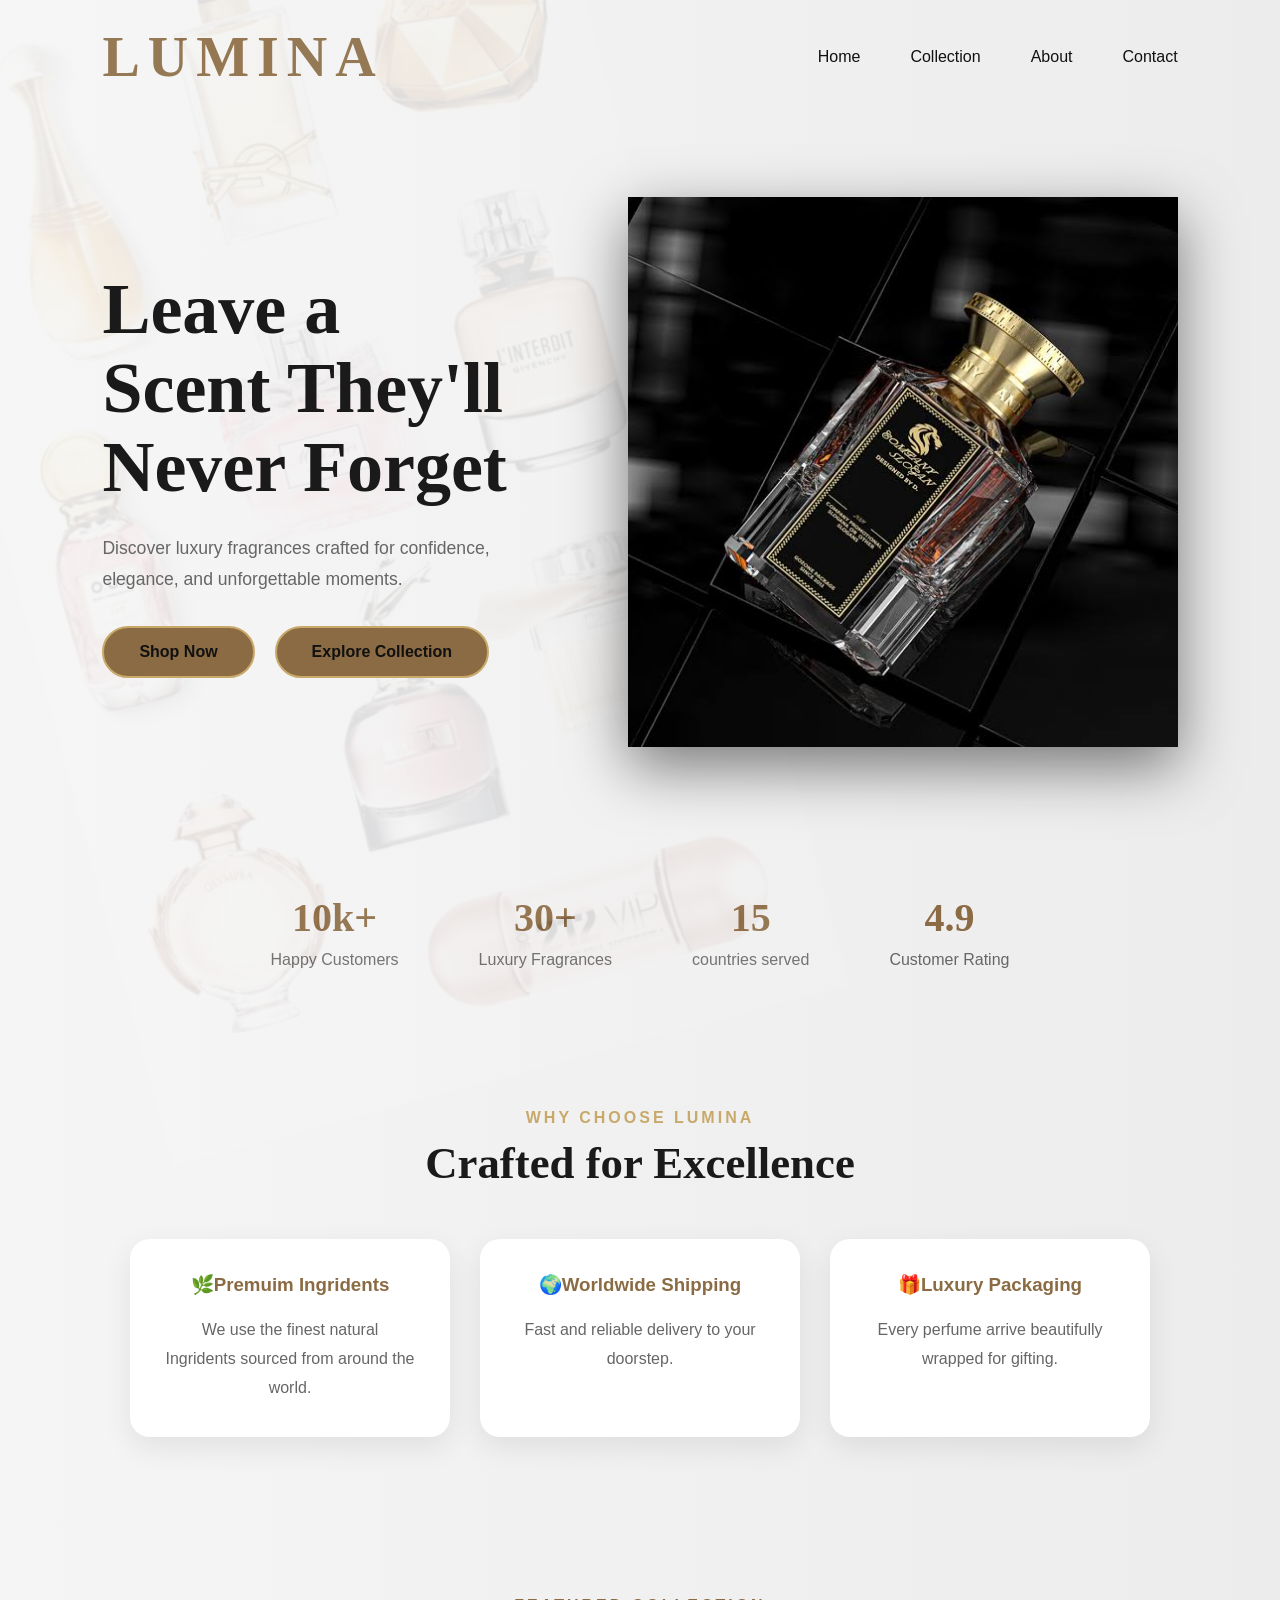
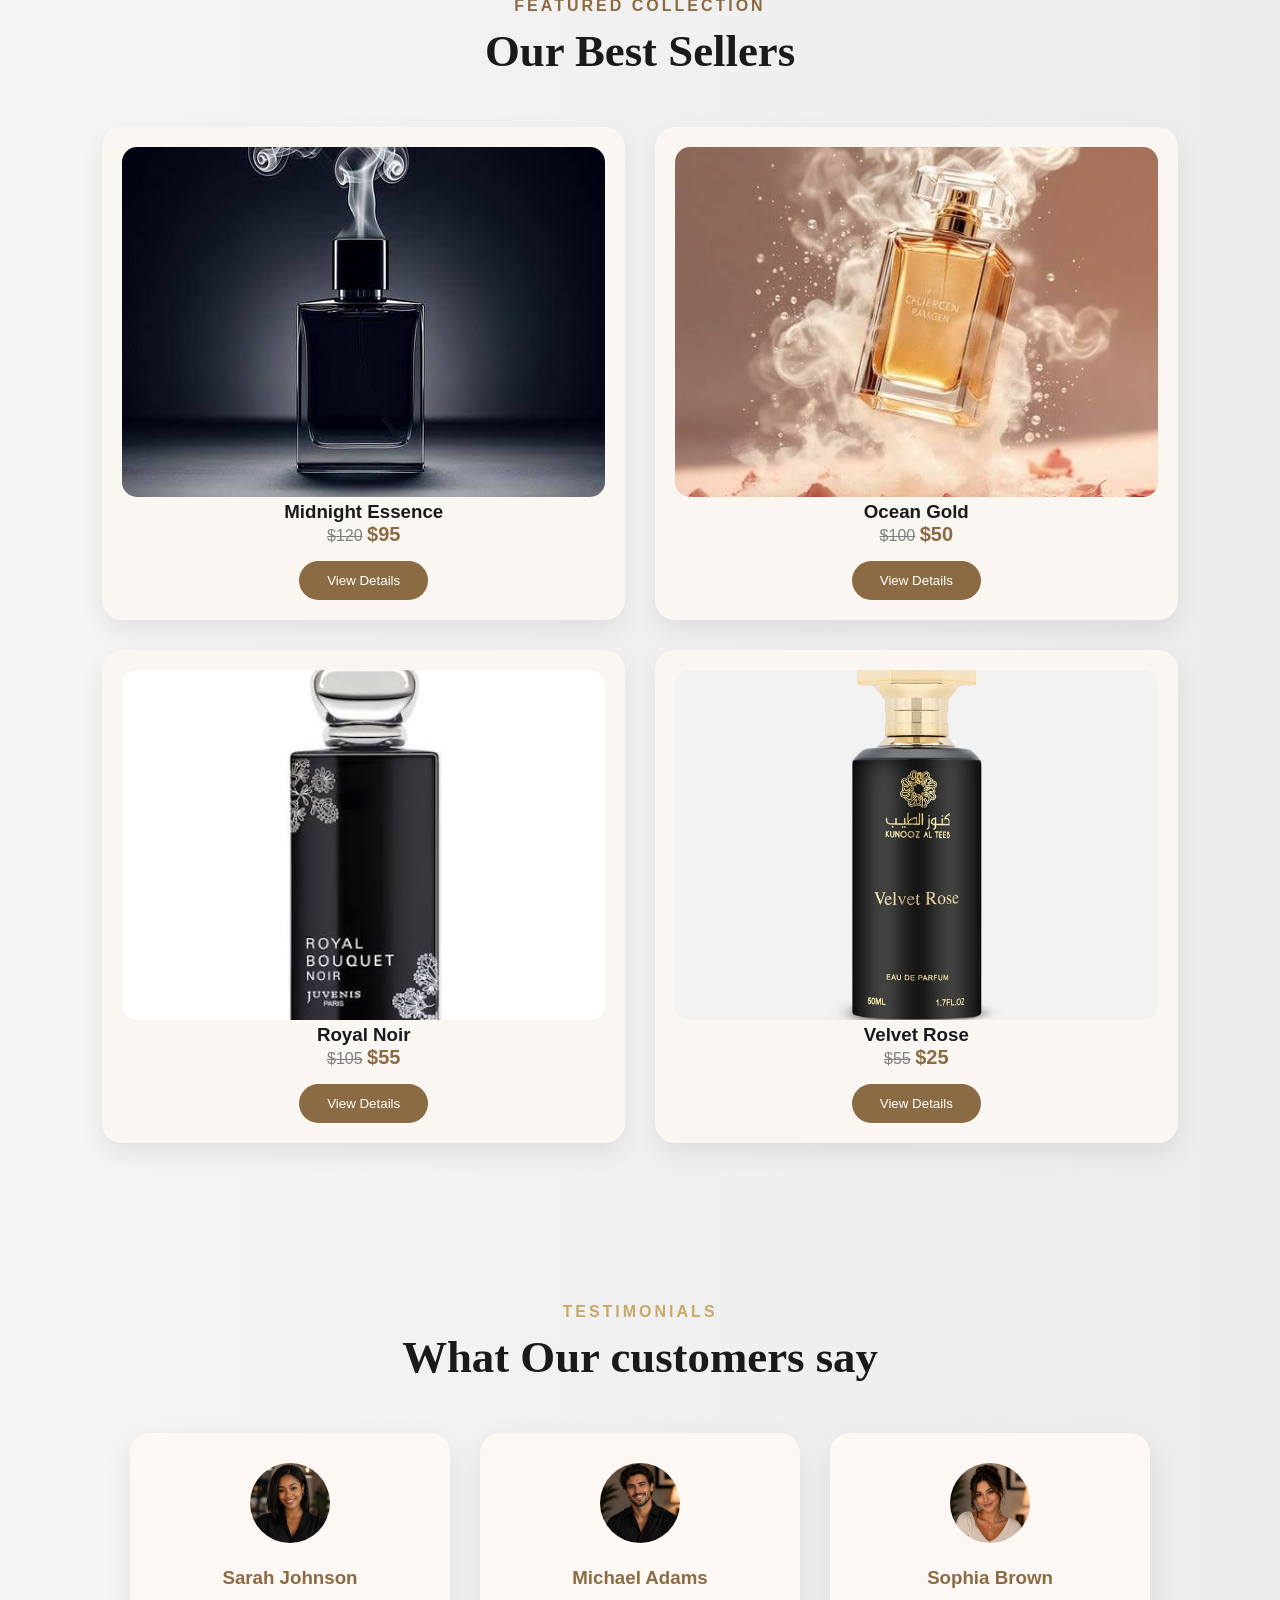
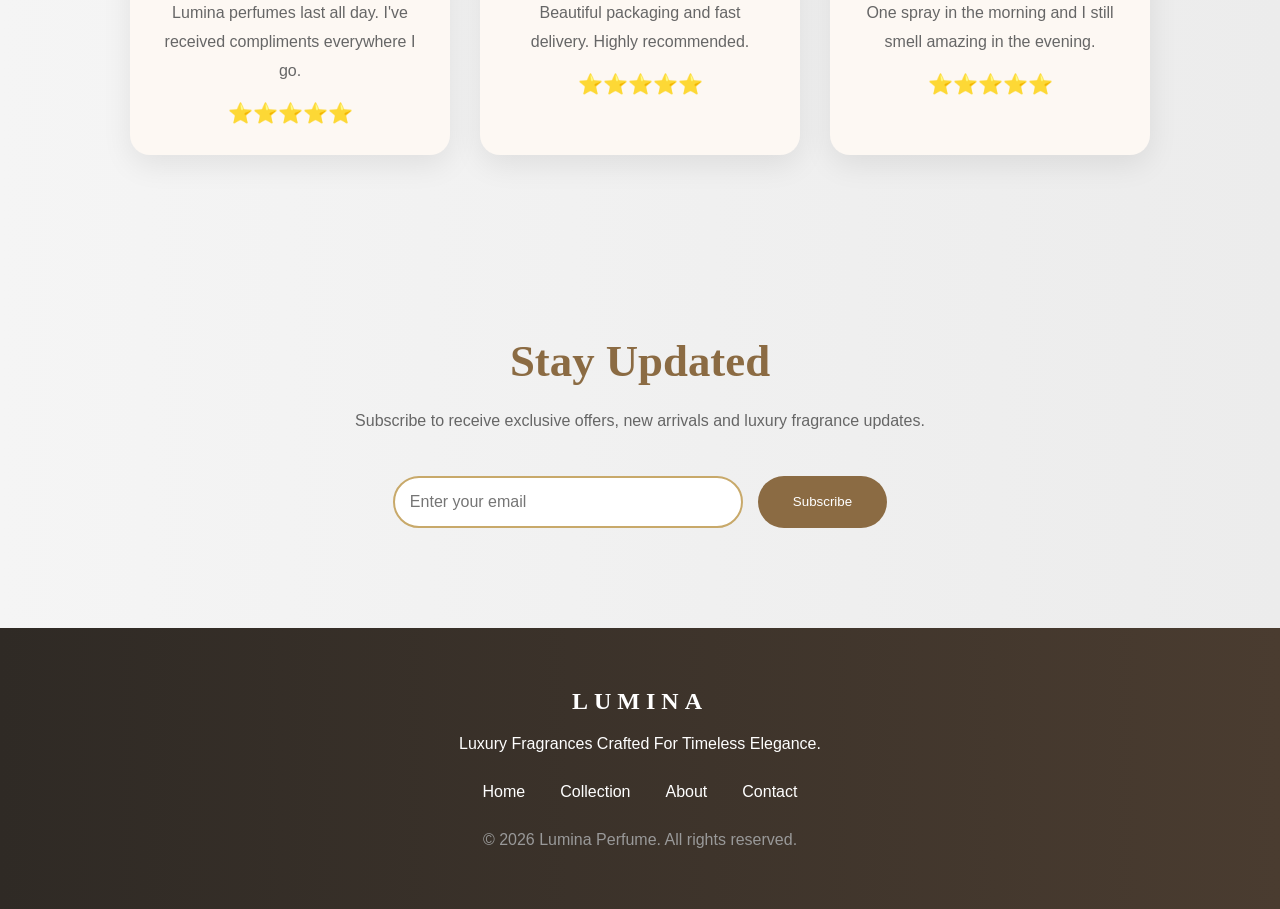
<file: index.html>
<!DOCTYPE html>
<html lang="en">
<head>
  <meta charset="UTF-8">
  <meta name="viewport" content="width=device-width, initial-scale=1.0">
  <title>LUMINA PERFUME</title>

  <link rel="stylesheet" href="style.css">
</head>
<body>
  <header>
    <nav>
      <h2>LUMINA</h2>

      <ul>
        <li><a href="#">Home</a></li>
        <li><a href="#">Collection</a></li>
        <li><a href="#">About</a></li>
        <li><a href="#">Contact</a></li>
      </ul>
    </nav>
  </header>

  <section class="hero">
       <img src="images/w.jpg" alt="" class="bg-perfume">

       <div class="hero-text">
           <h1>Leave a <br> 
            Scent They'll <br>
            Never Forget
          </h1>

           <p>
            Discover luxury fragrances crafted for 
            confidence,
              elegance, and unforgettable moments.
           </p>
           <div class="buttons">
           <button>Shop Now</button>
           <button class="explore-btn">Explore Collection</button>
           </div>
       </div>
       <div class="hero-image">
          <img src="images/WhatsApp Image 2026-07-01 at 03.10.11.jpeg" alt="Perfume Bottle">
       </div>
  </section>
  <section class="stats">
    <div class="stat-box">
      <h2>10k+</h2>
      <p>Happy Customers</p>
    </div>

    <div class="stat-box">
      <h2>30+</h2>
      <p>Luxury Fragrances</p>
    </div>

    <div class="stat-box">
      <h2>15</h2>
      <p>countries served</p>
    </div>
    <div class="stat-box">
      <h2>4.9</h2>
      <p>Customer Rating</p>
    </div>
  </section>
  <section class="features">
    <h4>WHY CHOOSE LUMINA</h4>
    <h2>Crafted for Excellence</h2>
    <div class="feature-container">
      <div class="feature-card">
        <h3>🌿Premuim Ingridents</h3>
        <p>We use the finest natural
          Ingridents
             sourced from around the world.
        </p>
      </div>
      <div class="feature-card">
        <h3>🌍Worldwide Shipping</h3>
        <p>
          Fast and reliable delivery
          to your doorstep.
        </p>
      </div>
      <div  class="feature-card">
        <h3>🎁Luxury Packaging</h3>
        <p>
          Every perfume arrive beautifully
          wrapped for gifting.
        </p>
        </div>
  </section>
  <section class="collection">
    <h4>FEATURED COLLECTION</h4>
    <h2>Our Best Sellers</h2>
    <div class="collection-container">
      <div class="collection-card">
        <img src="images/WhatsApp Image 2026-07-01 at 03.10.11 (2).jpeg" alt="Midnight
         Essence">
         <h3>Midnight Essence</h3>
         <p><del>$120</del> <strong>$95</strong></p>
         <button>View Details</button>
      </div>
      <div class="collection-card">
        <img src="images/WhatsApp Image 2026-07-01 at 03.10.11 (1).jpeg" alt="Ocean
        Gold">
        <h3>Ocean Gold</h3>
        <p><del>$100</del> <strong>$50</strong></p>
        <button>View Details</button>
      </div>
      <div class="collection-card">
        <img src="images/img2.jpg" alt="Royal
        Noir">
        <h3>Royal Noir</h3>
        <p><del>$105</del> <strong>$55</strong></p>
        <button>View Details</button>
      </div>
      <div class="collection-card">
        <img src="images/44.jpg" alt="Velvet
        Rose">
        <h3>Velvet Rose</h3>
        <p><del>$55</del> <strong>$25</strong></p>
        <button>View Details</button>
      </div>
    </div>
  </section>
 <section class="testimonials">
    <h4>TESTIMONIALS</h4>
    <h2>What Our customers say</h2>

    <div class="testimonial-container">

        <div class="testimonial-card">
            <img src="images/12.jpeg" alt="customer">
            <h3>Sarah Johnson</h3>
            <p>
                Lumina perfumes last all day.
                I've received compliments everywhere I go.
            </p>
            <div class="stars">⭐⭐⭐⭐⭐</div>
        </div>

        <div class="testimonial-card">
            <img src="images/8.jpeg" alt="customer">
            <h3>Michael Adams</h3>
            <p>
                Beautiful packaging and fast delivery.
                Highly recommended.
            </p>
            <div class="stars">⭐⭐⭐⭐⭐</div>
        </div>

        <div class="testimonial-card">
            <img src="images/11.jpeg" alt="customer">
            <h3>Sophia Brown</h3>
            <p>
                One spray in the morning and I still smell amazing in the evening.
            </p>
            <div class="stars">⭐⭐⭐⭐⭐</div>
        </div>

    </div>
</section>
    <section class="newsletter">

    <h2>Stay Updated</h2>

    <p>
        Subscribe to receive exclusive offers, new arrivals and luxury fragrance updates.
    </p>

    <div class="newsletter-box">
        <input type="email" placeholder="Enter your email">
        <button>Subscribe</button>
    </div>

</section>
    <footer>

    <h2>LUMINA</h2>

    <p>Luxury Fragrances Crafted For Timeless Elegance.</p>

    <div class="footer-links">
        <a href="#">Home</a>
        <a href="#">Collection</a>
        <a href="#">About</a>
        <a href="#">Contact</a>
    </div>

    <p class="copyright">
        © 2026 Lumina Perfume. All rights reserved.
    </p>

</footer>

<script src="script.js"></script>
</body>
</html>
</file>
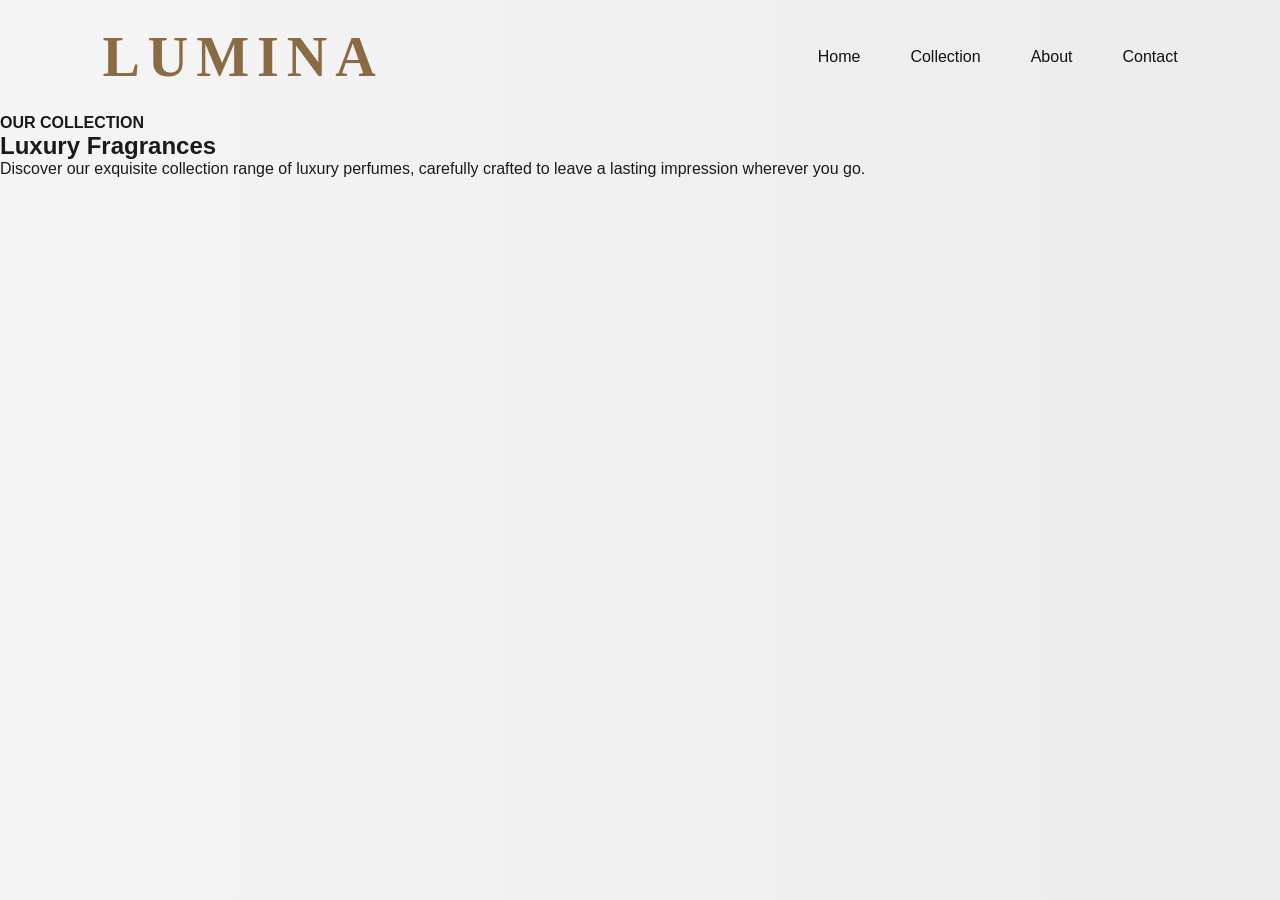
<file: collection.html>
<!DOCTYPE html>
<html lang="en">
<head>
  <meta charset="UTF-8">
  <meta name="viewport" content="width=device-width, initial-scale=1.0">
  <title>Collection | Lumina</title>
  <link rel="stylesheet" href="style.css">
</head>
<body>
   <header>
    <nav>
      <h2>LUMINA</h2>

      <ul>
        <li><a href="index.html">Home</a></li>
        <li><a href="collection.html">Collection</a></li>
        <li><a href="#">About</a></li>
        <li><a href="#">Contact</a></li>
      </ul>
    </nav>
  </header>
  <section class="collection-hero">
    <h4>OUR COLLECTION</h4>
    <h2>Luxury Fragrances</h2>
    <p>
      Discover our exquisite collection range of luxury 
      perfumes,
      carefully crafted to leave a lasting 
      impression
        wherever you go.
    </p>
  </section>
</body>
</html>
</file>
<file: style.css>
*{
  margin: 0;
  padding: 0;
  box-sizing: border-box;
}
/* Google Font */
@import
url('https://fonts.googleapis.com/css2?family=Cinzel:wght@400;600;700&family=Poppins:wght@300;400;500;600&display=swap');
body{
  font-family: 'Poppins', sans-serif;
  background: linear-gradient(to right,#f5F5F5, #ECECEC);
  color: #1a1a1a;
}
a{
  text-decoration: none;
  color: #111;
}
ul{
  list-style: none;
}
.hero-image img{
  width: 550px;
  filter: drop-shadow(0 20px 30px rgba(0,0,0,.5));
  transition: 0.4s ease;
  animation: float 4s ease-in-out infinite;
}
header{
  width: 100%;
  padding: 25px 8%;
}
nav{
  display: flex;
  justify-content: space-between;
  align-items: center;
}
nav h2{
  font-family: 'Cinzel', serif;
  font-size: 3.5rem;
  color: #8B6B43;
  letter-spacing: 8px;
}
nav ul{
  display: flex;
  gap: 50px;
}
nav a{
  font-size: 16px;
  transition: 3s;
}
nav a:hover{
  color: #C8A96A;
}
.hero{
  display: flex;
  justify-content: space-between;
  align-items: center;
  padding: 80px 8%;
  min-height: 80vh;
}
.hero-text{
  max-width: 550px;
}
.hero-text h1{
  font-size: 4.5rem;
  font-family: 'Cinzel', serif;
  line-height: 1.1;
  max-width: 600px;
}
.hero-text p{
  font-size: 1.1rem;
  margin: 25px 0;
  width: 85%;
  color: #666;
  line-height: 1.8;
}
.hero-text button:hover{
  transform: translateY(-5px);
}
.hero{
  position: relative;
}
.bg-perfume{
  position: absolute;
  left: 0;
  top: 50%;
  transform: translateY(-50%) rotate(-15deg);
  width: 700px;
  opacity: .09;
  z-index: 0;
}
.hero-text,
.hero-image{
  position: relative;
  z-index: 1;
}
.hero-image img:hover{
  transform: scale(1.05)rotate(-5deg);
}
.hero-text button{
  padding: 15px 35px;
  border: 2px solid #C8A96A;
  background: #8B6B43;
  color: #111;
  font-size: 16px;
  font-weight: 600;
  border-radius: 50px;
  cursor: pointer;
  transition: all .4s ease;
}
.hero-text button:hover{
  background: transparent;
  color: #8B6B43;
  transform: translateY(-4px);
}
nav li{
  position: relative;
}
nav a::after{
  content: "";
  position: absolute;
  left: 0;
  bottom: -6px;
  width: 0%;
  height: 2px;
  background: #C8A96A;
  transition: 3s;
}
nav a:hover::after{
  width: 100%;
}
.stats{
  display: flex;
  justify-content: center;
  gap: 80px;
  padding: 60px 8%;
  text-align: center;
}
.stat-box h2{
  font-size: 2.5rem;
  color: #8B6B43;
  font-family: 'Cinzel', serif;
}
.stat-box p{
  margin-top: 10px;
  color: #666;
}
@keyframes float{
  0%{
    transform: translateY(0);
  }
  50%{
    transform: translateY(-15px);
  }
  100%{
    transform: translateY(0);
  }
}
.buttons{
  margin-top: 30px;
  display: flex;
  gap: 20px;
}
.explore-btn{
  background: transparent;
  color: #8B6B43;
  border: 2px solid #8B6B43;
}
.explore-btn:hover{
  background: #8B6B43;
  color: white;
}
.features{
  padding: 80px 8%;
  text-align: center;
}
.features h4{
  color: #C8A96A;
  letter-spacing: 3px;
  margin-bottom: 10px;
}
.features h2{
  font-size: 2.8rem;
  font-family: 'Cinzel', serif;
  margin-bottom: 50px;
}
.feature-container{
  display: flex;
  justify-content: center;
  gap: 30px;
  flex-wrap: wrap;
}
.feature-card{
  width: 320px;
  background: white;
  padding: 35px;
  border-radius: 20px;
  box-shadow: 0 10px 30px rgba(0,0,0,.08);
  transition: .4s;
}
.feature-card:hover{
  transform: translateY(-10px);
}
.feature-card h3{
  margin-bottom: 20px;
  color: #8B6B43;
}
.feature-card p{
  color: #666;
  line-height: 1.8;
}
.collection{
  padding: 80px 8%;
  text-align: center;
}
.collection-container{
  display: grid;
  grid-template-columns: 1fr 1fr;
  gap: 30px;
}
.collection-card img{
  width: 100%;
  height: 350px;
  object-fit: cover;
  border-radius: 15px;
}
.collection-card{
  background: #FAF7F2;
  padding: 20px;
  border-radius: 20px;
  box-shadow: 0 10px 25px rgba(0,0,0,.08);
  transition: .4s;
  text-align: center;
}
.collection-card:hover{
  transform: translateY(-10px);
  box-shadow: 0 20px 45px rgba(0,0,0,.18)
}
.collection-card button{
  margin-top: 15px;
  padding: 12px 28px;
  border: none;
  border-radius: 30px;
  background: #8B6B43;
  color: white;
  cursor: pointer;
  transition: .3s;
}
.collection-card button:hover{
  background: #C8A96A;
}
.collection h4{
  color: #8B6B43;
  letter-spacing: 3px;
  margin-bottom: 10px;
}
.collection h2{
  font-size: 2.8rem;
  font-family: 'Cinzel', serif;
  margin-bottom: 50px;
}
.collection-card del{
  color: gray;
}
.collection-card strong{
  color: #8B6B43;
  font-size: 20px;
}
.testimonials{
    padding: 80px 8%;
    text-align: center;
}

.testimonials h4{
    color: #C8A96A;
    letter-spacing: 3px;
    margin-bottom: 10px;
}

.testimonials h2{
    font-size: 2.8rem;
    font-family: 'Cinzel', serif;
    margin-bottom: 50px;
}

.testimonial-container{
    display: flex;
    justify-content: center;
    flex-wrap: wrap;
    grid-template-columns: repeat(3, 1fr);
    gap: 30px;
}

.testimonial-card{
    background: #FDF8F3;
    padding: 30px;
    width: 320px;
    border-radius: 20px;
    box-shadow: 0 10px 30px rgba(0,0,0,.08);
    transition: .4s;
}

.testimonial-card:hover{
    transform: translateY(-10px);
}

.testimonial-card img{
    width: 80px;
    height: 80px;
    border-radius: 50%;
    object-fit: cover;
    margin-bottom: 20px;
}

.testimonial-card h3{
    color: #8B6B43;
    margin-bottom: 10px;
}

.testimonial-card p{
    color: #666;
    line-height: 1.8;
    margin-bottom: 15px;
}

.stars{
    color: gold;
    font-size: 20px;
}
footer{
    background: linear-gradient(to right,#2F2A25,#4A3C30);
    color: white;
    text-align: center;
    padding: 60px 8%;
}

footer h2{
    font-family: 'Cinzel', serif;
    letter-spacing: 6px;
    margin-bottom: 20px;
}

.footer-links{
    margin: 30px 0;
    display: flex;
    justify-content: center;
    gap: 35px;
}

.footer-links a{
    color: white;
}

.footer-links a:hover{
    color: #C8A96A;
}

.copyright{
    margin-top: 30px;
    color: #999;
}
.newsletter{
    padding: 100px 8%;
    text-align: center;
}

.newsletter h2{
    font-size: 2.8rem;
    font-family: 'Cinzel', serif;
    color: #8B6B43;
    margin-bottom: 20px;
}

.newsletter p{
    color: #666;
    max-width: 600px;
    margin: auto;
    line-height: 1.8;
}

.newsletter-box{
    margin-top: 40px;
    display: flex;
    justify-content: center;
    gap: 15px;
}

.newsletter-box input{
    width: 350px;
    padding: 15px;
    border: 2px solid #C8A96A;
    border-radius: 50px;
    outline: none;
    font-size: 16px;
}

.newsletter-box button{
    padding: 15px 35px;
    border: none;
    background: #8B6B43;
    color: white;
    border-radius: 50px;
    cursor: pointer;
}
/* ========================= */
/* Responsive Design */
/* ========================= */

@media (max-width: 768px) {

  nav{
    flex-direction: column;
    gap: 20px;
  }

  nav ul{
    flex-wrap: wrap;
    justify-content: center;
    gap:15px;
  }

  .hero{
    flex-direction: column;
    text-align: center;
    padding: 50px 8%;
  }

  .hero-text{
    max-width: 100%;
  }

  .hero-text h1{
    font-size: 2.5rem;
  }

  .hero-text p{
    width: 100%;
  }

  .buttons{
    justify-content: center;
    flex-wrap: wrap;
  }
  .buttons button{
    width: 100%;
    max-width: 250px;
  }

  .hero-image img{
    width: 250px;
    margin-top: 40px;
  }

  .stats{
    flex-wrap: wrap;
    gap: 40px;
  }

  .feature-container{
    flex-direction: column;
    align-items: center;
  }

  .collection-container{
    grid-template-columns: 1fr;
  }

  .testimonials-container{
    flex-direction: column;
    align-items: center;
  }

  footer{
    text-align: center;
  }
  .testimonials{
    padding: 60px 8%;
  }
  .testimonials-container{
    display: flex;
    flex-direction: column;
    align-items: center;
    gap: 25px;
  }
  .testimonial-card{
    width: 100%;
    max-width: 350px;
  }
  .testimonial-card img{
    width: 70px;
    height: 70px;
  }
  .testimonial-container{
    flex-direction: column;
    align-items: center;
  }
  .testimonial-card{
    width: 100%;
    max-width: 340px;
  }
  .newsletter-box{
    flex-direction: column;
    align-items: center;
  }
  .newsletter-box input{
    width: 100%;
    max-width: 350px;
  }
  .newsletter-box button{
    width: 100%;
    max-width: 350px;
  }
  nav h2{
    font-size: 1.8rem;
  }
  .hero-image img{
    width: 250px;
  }
  .collection-card{
    width: 100%;
    max-width: 320px;
  }
}
</file>
